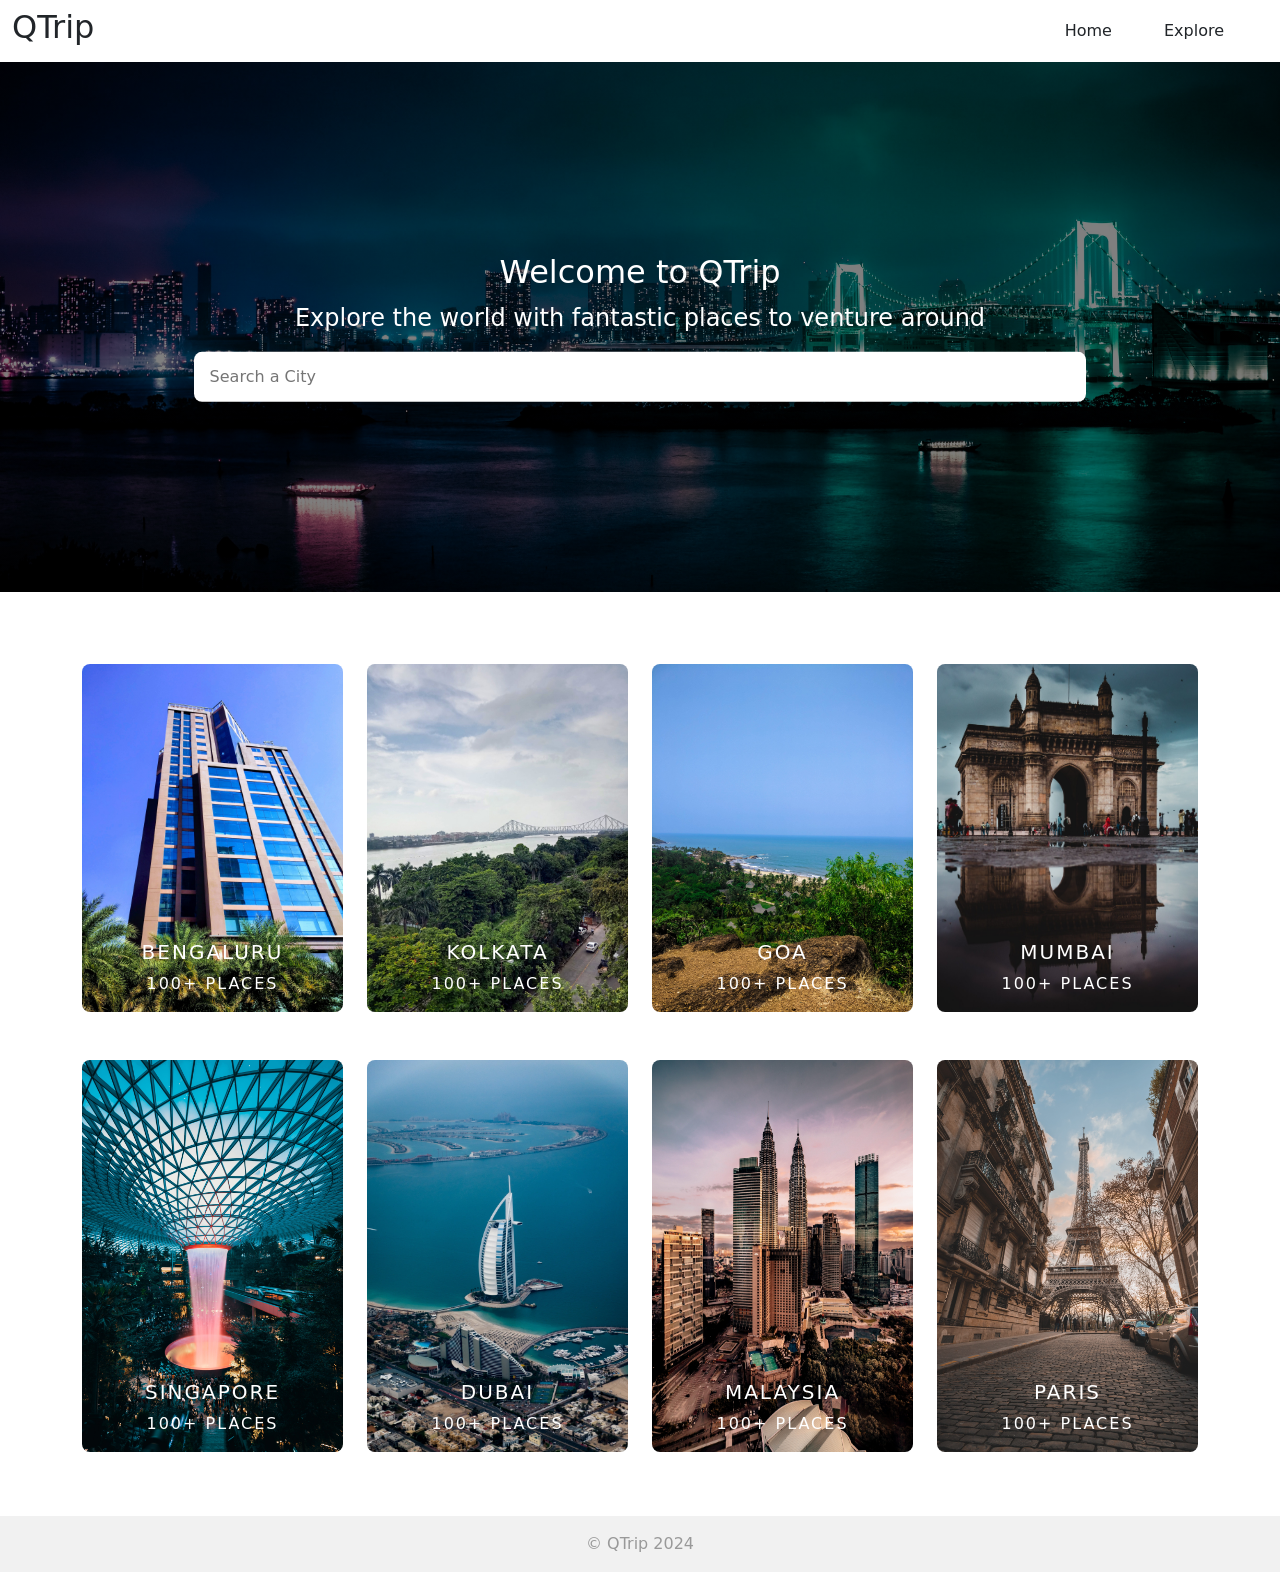
<file: index.html>
<!DOCTYPE html>
<html lang="en">

<head>
  <meta charset="UTF-8" />
  <meta name="viewport" content="width=device-width, initial-scale=1.0" />
  <title>QTrip</title>
  <link rel="stylesheet" href="css/styles.css" />
  <link href="https://cdn.jsdelivr.net/npm/bootstrap@5.3.3/dist/css/bootstrap.min.css" rel="stylesheet"
    integrity="sha384-QWTKZyjpPEjISv5WaRU9OFeRpok6YctnYmDr5pNlyT2bRjXh0JMhjY6hW+ALEwIH" crossorigin="anonymous" />


</head>

<body>


  <nav class="navbar navbar-light navbar-expand-sm">
    <div class="container-fluid">
      <h2>QTrip</h2>
      <button class="navbar-toggler" type="button" data-bs-toggle="collapse" data-bs-target="#navbarItems">
        <span class="navbar-toggler-icon"></span>
      </button>
      <div class="navbar-collapse collapse justify-content-end" id="navbarItems">
        <ul class="navbar-nav">
          <li class="nav-item"><a class="nav-link" href="#">Home</a></li>
          <li class="nav-item">
            <a class="nav-link" href="pages/index.html">Explore</a>
          </li>
        </ul>
      </div>
    </div>
  </nav>



  <div class="hero-image hero-d-flex text-white justify-content-center">
    <div class="d-flex flex-column align-items-center container" id="hero-content">
      <h2>Welcome to QTrip</h2>
      <p class="hero-subheading">Explore the world with fantastic places to venture around</p>
      <input class="hero-input" type="text" placeholder="Search a City" />
    </div>
  </div>

  <div class="container text-center mt-5">
    <div class="row ">
      <div class="col-sm-6 col-lg-3 my-4 ">
        <a href="pages/">
          <div class="tile">
            <img src="assets/bengaluru.jpg">
            <div class="tile-text text-center text-white">
              <h5>Bengaluru</h5>
              <p>100+ places</p>
            </div>
          </div>
        </a>
      </div>
      <div class="col-sm-6 col-lg-3 my-4 ">
        <div class="tile">
          <img src="assets/kolkata.jpg">
          <div class="tile-text text-center text-white">
            <h5>Kolkata</h5>
            <p>100+ places</p>
          </div>
        </div>
      </div>
      <div class="col-sm-6 col-lg-3 my-4 ">
        <div class="tile">
          <img src="assets/goa.jpg">
          <div class="tile-text text-center text-white">
            <h5>Goa</h5>
            <p>100+ places</p>
          </div>
        </div>
      </div>
      <div class="col-sm-6 col-lg-3 my-4 ">
        <div class="tile">
          <img src="assets/mumbai.jpg">
          <div class="tile-text text-center text-white">
            <h5>Mumbai</h5>
            <p>100+ places</p>
          </div>
        </div>
      </div>
      <div class="col-sm-6 col-lg-3 my-4 ">
        <div class="tile">
          <img src="assets/singapore.jpg">
          <div class="tile-text text-center text-white">
            <h5>Singapore</h5>
            <p>100+ places</p>
          </div>
        </div>
      </div>
      <div class="col-sm-6 col-lg-3 my-4 ">
        <div class="tile">
          <img src="assets/dubai.jpg">
          <div class="tile-text text-center text-white">
            <h5>Dubai</h5>
            <p>100+ places</p>
          </div>
        </div>
      </div>
      <div class="col-sm-6 col-lg-3 my-4 ">
        <div class="tile">
          <img src="assets/malaysia.jpg">
          <div class="tile-text text-center text-white">
            <h5>Malaysia</h5>
            <p>100+ places</p>
          </div>
        </div>
      </div>
      <div class="col-sm-6 col-lg-3 my-4 ">
        <div class="tile">
          <img src="assets/paris.jpg">
          <div class="tile-text text-center text-white">
            <h5>Paris</h5>
            <p>100+ places</p>
          </div>
        </div>
      </div>
    </div>
  </div>


  </div>

  <footer>
    <div class="container">© QTrip 2024</div>
  </footer>

  <script src="https://cdn.jsdelivr.net/npm/bootstrap@5.3.3/dist/js/bootstrap.bundle.min.js"
    integrity="sha384-YvpcrYf0tY3lHB60NNkmXc5s9fDVZLESaAA55NDzOxhy9GkcIdslK1eN7N6jIeHz"
    crossorigin="anonymous"></script>

</body>

</html>
</file>
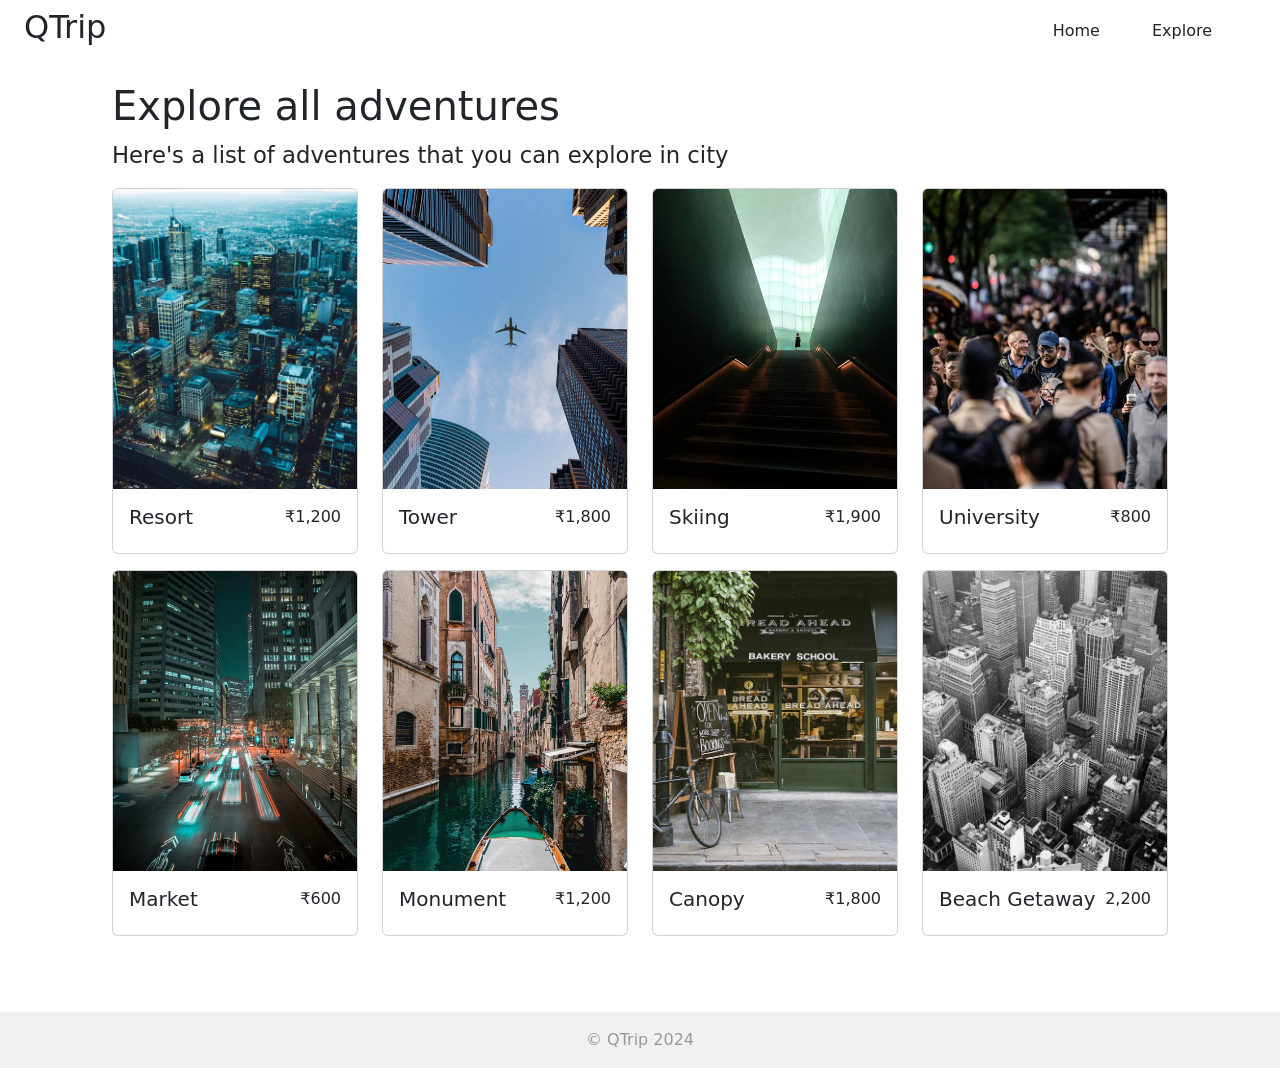
<file: pages/index.html>
<!DOCTYPE html>
<html lang="en">
  <head>
    <meta charset="UTF-8" />
    <meta name="viewport" content="width=device-width, initial-scale=1.0" />
    <title>QTrip Adventures</title>
    <link rel="stylesheet" href="../css/styles.css" />
    <link
      href="https://cdn.jsdelivr.net/npm/bootstrap@5.0.2/dist/css/bootstrap.min.css"
      rel="stylesheet"
      integrity="sha384-EVSTQN3/azprG1Anm3QDgpJLIm9Nao0Yz1ztcQTwFspd3yD65VohhpuuCOmLASjC"
      crossorigin="anonymous"
    />
  </head>

  <body>
    <div class="container-fluid">
      <header>
        <nav class="navbar navbar-light navbar-expand-sm">
          <div class="container-fluid">
            <h2>QTrip</h2>
            <button
              class="navbar-toggler"
              type="button"
              data-bs-toggle="collapse"
              data-bs-target="#navbarItems"
            >
              <span class="navbar-toggler-icon"></span>
            </button>
            <div
              class="navbar-collapse collapse justify-content-end"
              id="navbarItems"
            >
              <ul class="navbar-nav">
                <li class="nav-item">
                  <a class="nav-link" href="../index.html">Home</a>
                </li>
                <li class="nav-item">
                  <a class="nav-link" href="#">Explore</a>
                </li>
              </ul>
            </div>
          </div>
        </nav>
      </header>

      <div class="content">
        <h1>Explore all adventures</h1>
        <p style="font-size: 1.42rem">
          Here's a list of adventures that you can explore in city
        </p>
        <div class="row">
          <div class="col-6 col-lg-3 mb-3">
            <a href="resort/index.html">
              <div class="card adventure-card">
                <img
                  src="../../assets/adventures/resort.jpg"
                  class="card-img-top"
                  alt="..."
                />
                <div
                  class="card-body d-md-flex text-center justify-content-between"
                >
                  <h5 class="card-title">Resort</h5>
                  <p class="card-text">₹1,200</p>
                </div>
              </div>
            </a>
          </div>
          <div class="col-6 col-lg-3 mb-3">
            <a href="#">
              <div class="card adventure-card">
                <img
                  src="../../assets/adventures/tower.jpg"
                  class="card-img-top"
                  alt="..."
                />
                <div
                  class="card-body d-md-flex text-center justify-content-between"
                >
                  <h5 class="card-title">Tower</h5>
                  <p class="card-text">₹1,800</p>
                </div>
              </div>
            </a>
          </div>
          <div class="col-6 col-lg-3 mb-3">
            <a href="#">
              <div class="card adventure-card">
                <img
                  src="../../assets/adventures/mount.jpg"
                  class="card-img-top img-fluid"
                  alt="..."
                />
                <div
                  class="card-body d-md-flex text-center justify-content-between"
                >
                  <h5 class="card-title">Skiing</h5>
                  <p class="card-text">₹1,900</p>
                </div>
              </div>
            </a>
          </div>
          <div class="col-6 col-lg-3 mb-3">
            <a href="#">
              <div class="card adventure-card">
                <img
                  src="../../assets/adventures/university.jpg"
                  class="card-img-top img-fluid"
                  alt="..."
                />
                <div
                  class="card-body d-md-flex text-center justify-content-between"
                >
                  <h5 class="card-title">University</h5>
                  <p class="card-text">₹800</p>
                </div>
              </div>
            </a>
          </div>
          <div class="col-6 col-lg-3 mb-3">
            <a href="#">
              <div class="card adventure-card">
                <img
                  src="../../assets/adventures/market.jpg"
                  class="card-img-top img-fluid"
                  alt="..."
                />
                <div
                  class="card-body d-md-flex text-center justify-content-between"
                >
                  <h5 class="card-title">Market</h5>
                  <p class="card-text">₹600</p>
                </div>
              </div>
            </a>
          </div>
          <div class="col-6 col-lg-3 mb-3">
            <a href="#">
              <div class="card adventure-card">
                <img
                  src="../../assets/adventures/church.jpg"
                  class="card-img-top img-fluid"
                  alt="..."
                />
                <div
                  class="card-body d-md-flex text-center justify-content-between"
                >
                  <h5 class="card-title">Monument</h5>
                  <p class="card-text">₹1,200</p>
                </div>
              </div>
            </a>
          </div>
          <div class="col-6 col-lg-3 mb-3">
            <a href="#">
              <div class="card adventure-card">
                <img
                  src="../../assets/adventures/canopy.jpg"
                  class="card-img-top img-fluid"
                  alt="..."
                />
                <div
                  class="card-body d-md-flex text-center justify-content-between"
                >
                  <h5 class="card-title">Canopy</h5>
                  <p class="card-text">₹1,800</p>
                </div>
              </div>
            </a>
          </div>
          <div class="col-6 col-lg-3 mb-3">
            <a href="#">
              <div class="card adventure-card">
                <img
                  src="../../assets/adventures/beachside.jpg"
                  class="card-img-top img-fluid"
                  alt="..."
                />
                <div
                  class="card-body d-md-flex text-center justify-content-between"
                >
                  <h5 class="card-title">Beach Getaway</h5>
                  <p class="card-text">2,200</p>
                </div>
              </div>
            </a>
          </div>
        </div>
      </div>
    </div>

    <footer>
      <div class="container">© QTrip 2024</div>
    </footer>

    <script
      src="https://cdn.jsdelivr.net/npm/bootstrap@5.0.2/dist/js/bootstrap.bundle.min.js"
      integrity="sha384-MrcW6ZMFYlzcLA8Nl+NtUVF0sA7MsXsP1UyJoMp4YLEuNSfAP+JcXn/tWtIaxVXM"
      crossorigin="anonymous"
    ></script>
  </body>
</html>
</file>
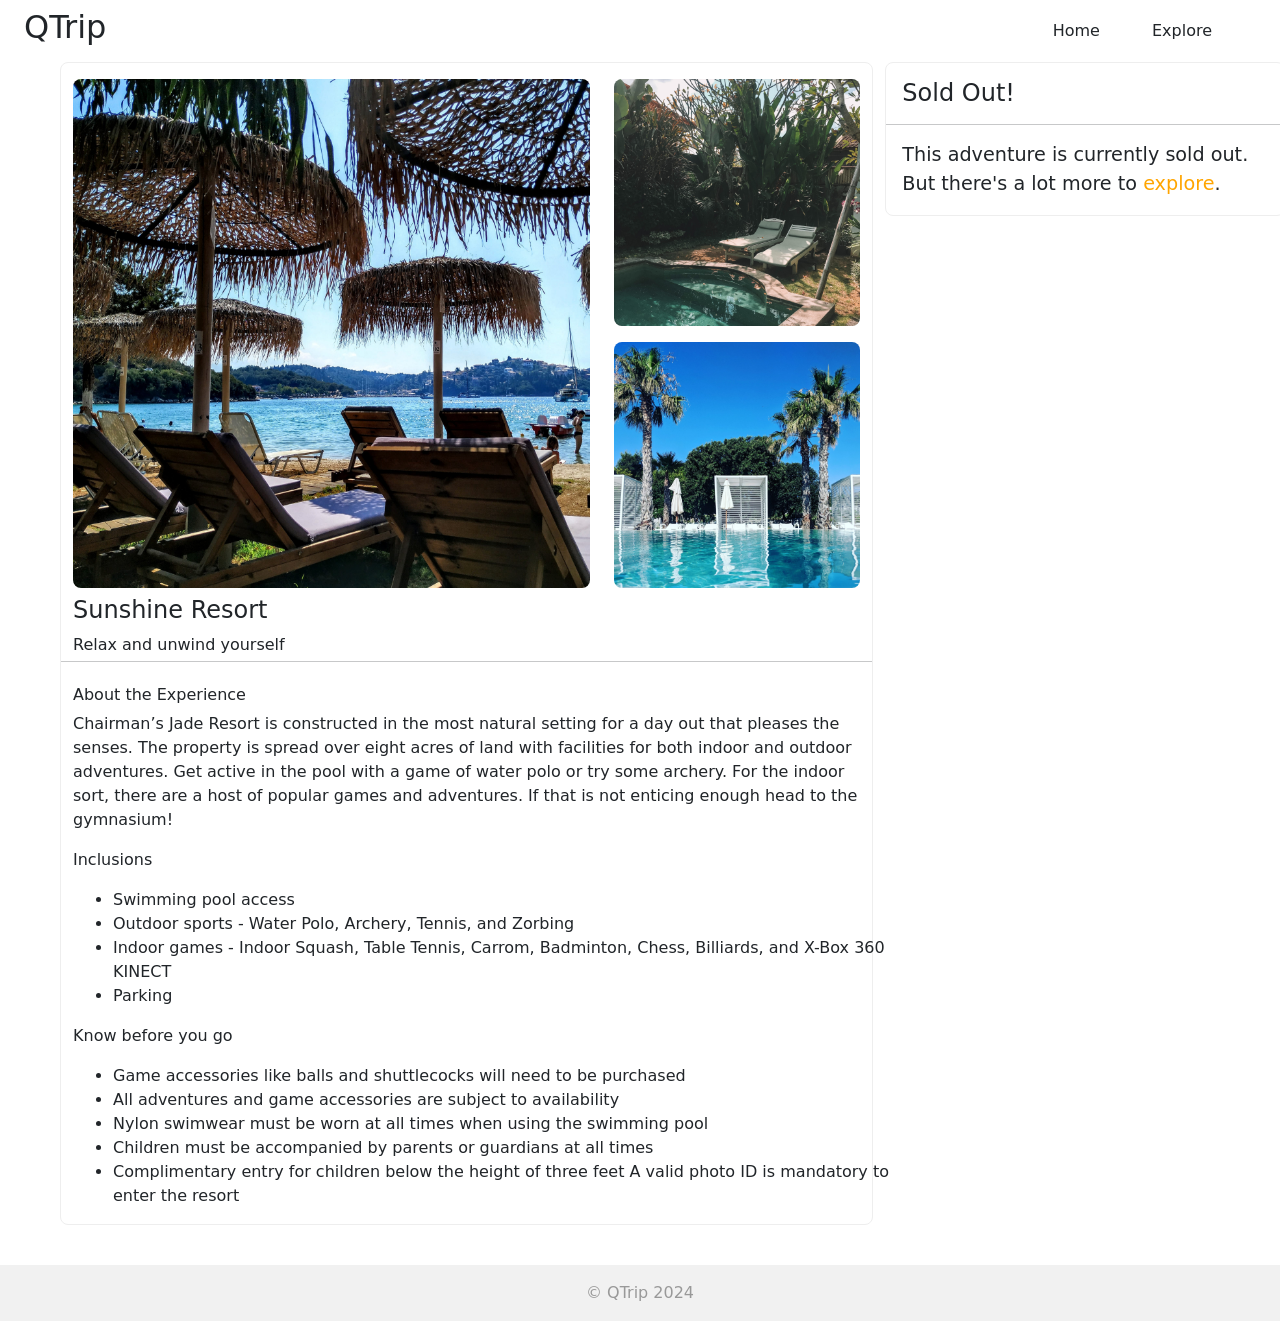
<file: pages/resort/index.html>
<!DOCTYPE html>
<html lang="en">
  <head>
    <meta charset="UTF-8" />
    <meta name="viewport" content="width=device-width, initial-scale=1.0" />
    <title>QTrip Adventure Detail</title>
    <link rel="stylesheet" href="../../../css/styles.css" />
    <link
      href="https://cdn.jsdelivr.net/npm/bootstrap@5.0.2/dist/css/bootstrap.min.css"
      rel="stylesheet"
      integrity="sha384-EVSTQN3/azprG1Anm3QDgpJLIm9Nao0Yz1ztcQTwFspd3yD65VohhpuuCOmLASjC"
      crossorigin="anonymous"
    />
  </head>

  <body>
    <div class="container-fluid">
      <nav class="navbar navbar-light navbar-expand-sm">
        <div class="container-fluid">
          <h2>QTrip</h2>
          <button
            class="navbar-toggler"
            type="button"
            data-bs-toggle="collapse"
            data-bs-target="#navbarItems"
          >
            <span class="navbar-toggler-icon"></span>
          </button>
          <div
            class="navbar-collapse collapse justify-content-end"
            id="navbarItems"
          >
            <ul class="navbar-nav">
              <li class="nav-item">
                <a class="nav-link" href="../../index.html">Home</a>
              </li>
              <li class="nav-item">
                <a class="nav-link" href="../index.html">Explore</a>
              </li>
            </ul>
          </div>
        </div>
      </nav>

      <div class="row ms-5">
        <div
          class="col-xl-8 col-12"
          style="border: 1px solid #eee; border-radius: 8px"
        >
          <div class="row align-items-stretch">
            <div class="col-xl-8 mt-3 tran">
              <img
                src="../../../assets/adventures/resort/resort1.jpg"
                alt=""
                class="img-fluid h-100 transition-effect"
              />
            </div>
            <div class="col-xl-4 d-flex flex-column justify-content-between">
              <div class="mt-3 tran">
                <img
                  src="../../../assets/adventures/resort/resort2.jpg"
                  alt=""
                  class="img-fluid d-none d-lg-block transition-effect"
                />
              </div>
              <div class="mt-3 tran">
                <img
                  src="../../../assets/adventures/resort/resort3.jpg"
                  alt=""
                  class="img-fluid d-none d-lg-block transition-effect"
                />
              </div>
            </div>
          </div>

          <div class="row">
            <h4 class="mt-2">Sunshine Resort</h4>
            <p class="font-weight: lighter mb-1">Relax and unwind yourself</p>
            <hr />
            <br />
            <h6>About the Experience</h6>
            <p>
              Chairman’s Jade Resort is constructed in the most natural setting
              for a day out that pleases the senses. The property is spread over
              eight acres of land with facilities for both indoor and outdoor
              adventures. Get active in the pool with a game of water polo or
              try some archery. For the indoor sort, there are a host of popular
              games and adventures. If that is not enticing enough head to the
              gymnasium!
            </p>
            <br />
            <p>Inclusions</p>
            <ul style="margin-left: 2.5rem">
              <li>Swimming pool access</li>
              <li>Outdoor sports - Water Polo, Archery, Tennis, and Zorbing</li>
              <li>
                Indoor games - Indoor Squash, Table Tennis, Carrom, Badminton,
                Chess, Billiards, and X-Box 360 KINECT
              </li>
              <li>Parking</li>
            </ul>
            <br />
            <p>Know before you go</p>
            <ul style="margin-left: 2.5rem">
              <li>
                Game accessories like balls and shuttlecocks will need to be
                purchased
              </li>
              <li>
                All adventures and game accessories are subject to availability
              </li>
              <li>
                Nylon swimwear must be worn at all times when using the swimming
                pool
              </li>
              <li>
                Children must be accompanied by parents or guardians at all
                times
              </li>
              <li>
                Complimentary entry for children below the height of three feet
                A valid photo ID is mandatory to enter the resort
              </li>
            </ul>
          </div>
        </div>
        <div class="col-xl-4 col-12">
          <div class="sold-out-card">
          <h4 class="mt-3 ps-3">Sold Out!</h4>
          <hr/>
          <p style="font-size: 1.2rem" class="ps-3">
            This adventure is currently sold out. But there's a lot more to
            <span class="explore"><a href="../index.html">explore</a></span
            >.
          </p>
        </div>
        </div>
      </div>
    </div>
    <footer>
      <div class="container">© QTrip 2024</div>
    </footer>

    <script
      src="https://cdn.jsdelivr.net/npm/bootstrap@5.0.2/dist/js/bootstrap.bundle.min.js"
      integrity="sha384-MrcW6ZMFYlzcLA8Nl+NtUVF0sA7MsXsP1UyJoMp4YLEuNSfAP+JcXn/tWtIaxVXM"
      crossorigin="anonymous"
    ></script>
  </body>
</html>
</file>
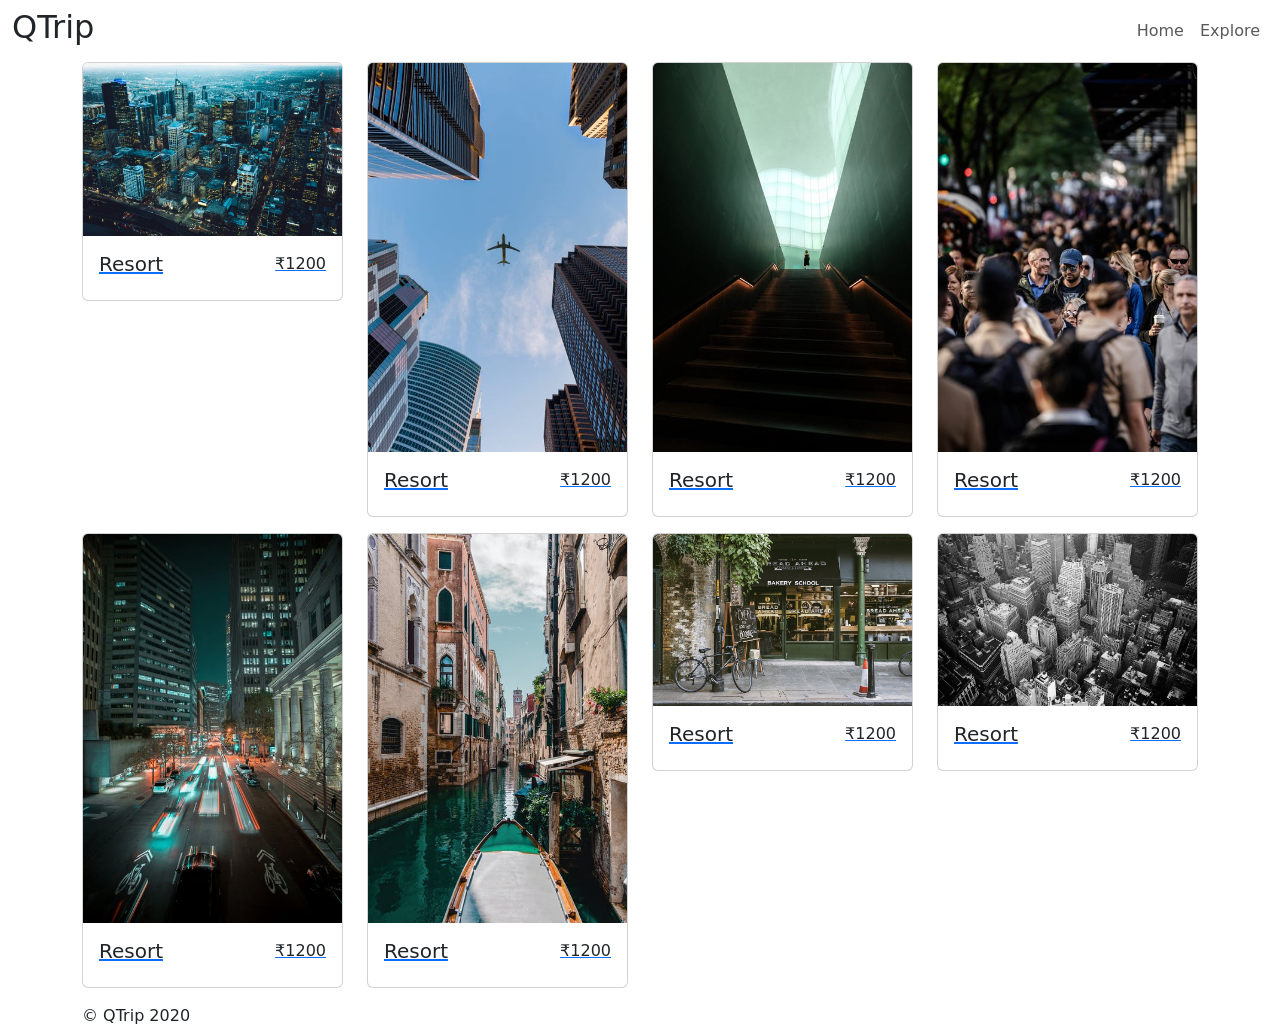
<file: hello1.html>
<!DOCTYPE html>
<html lang="en">

<head>
  <meta charset="UTF-8" />
  <meta name="viewport" content="width=device-width, initial-scale=1.0" />
  <title>QTrip Adventures</title>
 
  <link href="https://cdn.jsdelivr.net/npm/bootstrap@5.0.2/dist/css/bootstrap.min.css" rel="stylesheet" integrity="sha384-EVSTQN3/azprG1Anm3QDgpJLIm9Nao0Yz1ztcQTwFspd3yD65VohhpuuCOmLASjC" crossorigin="anonymous">
<style>
  // File: css/styles.css
  .adventure-card {
    height: 20rem;
    border-radius: 8px;
  }
  .adventure-card img {
    width: 100%;
    height: 100%;
    object-fit: cover;
    transition: 0.2s all;
  }
  .adventure-card img:hover {
    filter: brightness(50%);
  }</style>
</head>

<body>
  <header>
    <nav class="navbar navbar-light navbar-expand-sm">
      <div class="container-fluid">
        <h2>QTrip</h2>
        <button
          class="navbar-toggler"
          type="button"
          data-bs-toggle="collapse"
          data-bs-target="#navbarItems"
        >
          <span class="navbar-toggler-icon"></span>
        </button>
        <div
          class="navbar-collapse collapse justify-content-end"
          id="navbarItems"
        >
          <ul class="navbar-nav">
            <li class="nav-item"><a class="nav-link" href="!#">Home</a></li>
            <li class="nav-item">
              <a class="nav-link" href="pages/index.html">Explore</a>
            </li>
          </ul>
        </div>
      </div>
    </nav>
  </header>

  <div class="container">
    <div class="content">

      

<div class="row">
  <div class="col-6 col-lg-3 mb-3">
    <a href="resort/">
      <div class="card adventure-card">
        <img src="../../assets/adventures/resort.jpg" class="card-img-top" alt="..." />
        <div class="card-body  text-center d-md-flex justify-content-between">
          <h5 class="card-title">Resort</h5>
          <p class="card-text">₹1200</p>
        </div>
      </div>
    </a>
  </div>
  <!-- More cards -->
  <div class="col-6 col-lg-3 mb-3">
    <a href="resort/">
      <div class="card adventure-card">
        <img src="../../assets/adventures/tower.jpg" class="card-img-top" alt="..." />
        <div class="card-body  text-center d-md-flex justify-content-between">
          <h5 class="card-title">Resort</h5>
          <p class="card-text">₹1200</p>
        </div>
      </div>
    </a>
  </div>
  <div class="col-6 col-lg-3 mb-3">
    <a href="resort/">
      <div class="card adventure-card">
        <img src="../../assets/adventures/mount.jpg" class="card-img-top" alt="..." />
        <div class="card-body  text-center d-md-flex justify-content-between">
          <h5 class="card-title">Resort</h5>
          <p class="card-text">₹1200</p>
        </div>
      </div>
    </a>
  </div>
  <div class="col-6 col-lg-3 mb-3">
    <a href="resort/">
      <div class="card adventure-card">
        <img src="../../assets/adventures/university.jpg" class="card-img-top" alt="..." />
        <div class="card-body  text-center d-md-flex justify-content-between">
          <h5 class="card-title">Resort</h5>
          <p class="card-text">₹1200</p>
        </div>
      </div>
    </a>
  </div>
  <div class="col-6 col-lg-3 mb-3">
    <a href="resort/">
      <div class="card adventure-card">
        <img src="../../assets/adventures/market.jpg" class="card-img-top" alt="..." />
        <div class="card-body  text-center d-md-flex justify-content-between">
          <h5 class="card-title">Resort</h5>
          <p class="card-text">₹1200</p>
        </div>
      </div>
    </a>
  </div>
  <div class="col-6 col-lg-3 mb-3">
    <a href="resort/">
      <div class="card adventure-card">
        <img src="../../assets/adventures/church.jpg" class="card-img-top" alt="..." />
        <div class="card-body  text-center d-md-flex justify-content-between">
          <h5 class="card-title">Resort</h5>
          <p class="card-text">₹1200</p>
        </div>
      </div>
    </a>
  </div>
  <div class="col-6 col-lg-3 mb-3">
    <a href="resort/">
      <div class="card adventure-card">
        <img src="../../assets/adventures/canopy.jpg" class="card-img-top" alt="..." />
        <div class="card-body  text-center d-md-flex justify-content-between">
          <h5 class="card-title">Resort</h5>
          <p class="card-text">₹1200</p>
        </div>
      </div>
    </a>
  </div>
  <div class="col-6 col-lg-3 mb-3">
    <a href="resort/">
      <div class="card adventure-card">
        <img src="../../assets/adventures/beachside.jpg" class="card-img-top" alt="..." />
        <div class="card-body  text-center d-md-flex justify-content-between">
          <h5 class="card-title">Resort</h5>
          <p class="card-text">₹1200</p>
        </div>
      </div>
    </a>
  </div>
</div>
    </div>
  </div>

  <footer>
    <div class="container">© QTrip 2020</div>
  </footer>
  
  <script
    src="https://cdn.jsdelivr.net/npm/bootstrap@5.0.2/dist/js/bootstrap.bundle.min.js"
    integrity="sha384-MrcW6ZMFYlzcLA8Nl+NtUVF0sA7MsXsP1UyJoMp4YLEuNSfAP+JcXn/tWtIaxVXM"
    crossorigin="anonymous"
  ></script>
</body>

</html>
</file>
<file: css/styles.css>
* {
  margin: 0px;
  padding: 0px;
}
html,
body {
  position: relative;
}

body {
  overflow-y: auto;
  min-height: 100vh;
}
textarea:focus,
input:focus {
  outline: none;
}
a {
  color: inherit !important;
  text-decoration: none !important;
}
footer {
  background: #f1f1f1;
  width: 100%;
  padding: 16px 0px;
  color: #999;
  vertical-align: bottom;
  margin-top: 40px;
  text-align: center;
}

.banner {
  height: 500px;
  width: 100%;
  background: #999;
  margin: 20px 0px;
}

.content {
  padding: 20px 6.25rem;
}

/* ================================== */
/* Layout page CSS */
/* ================================== */

.tile {
  height: 100%;
  width: 100%;
  display: flex;
  flex-direction: column;
  align-items: center;
  justify-content: end;
  border-radius: 8px;
  overflow: hidden;
}
.tile img {
  width: 100%;
  height: 100%;
  transition: all 0.2s;
}
.tile img:hover {
  filter: brightness(50%);
  transform: scale(1.1);
}

/* .tile2 {
  transition: all 0.2s;
}
.tile2:hover {
  filter: brightness(50%);
  transform: scale(1.1);
} */

.tile-text {
  position: absolute;
  z-index: 1;
  text-transform: uppercase;
  letter-spacing: 2px;
  color: white;
  pointer-events: none;
}

.hero-image {
  /* Use "linear-gradient" to add a darken background effect to the image (photographer.jpg). This will make the text easier to read */
  background-image: linear-gradient(rgba(0, 0, 0, 0.5), rgba(0, 0, 0, 0.5)),
    url("/assets/hero.jpg");
  height: 33.125rem;
  background-position: center;
  background-repeat: no-repeat;
  background-size: cover;
  position: relative;
}

#hero-content {
  top: 50%;
  left: 50%;
  position: absolute;
  transform: translate(-50%, -50%);
  width: 100%;
}

.hero-subheading {
  font-size: 24px;
  font-weight: 100;
}
.hero-input {
  width: 80%;
  height: 50px;
  padding: 16px;
  border-radius: 8px;
  border: none;
}

.nav-link {
  margin-right: 36px;
}

/* ================================== */
/* Adventures grid page CSS */
/* ================================== */

.adventure-card {
  height: auto;
  border-radius: 8px;
}

.adventure-card img {
  width: 100%;
  height: 18.75rem;
  object-fit: cover;
  transition: 0.2s all;
}
.adventure-card img:hover {
  filter: brightness(50%);
}
img {
  vertical-align: middle;
  border-style: none;
  overflow: hidden;
}

/* ================================== */
/* Adventure details page CSS */
/* ================================== */

.transition-effect {
  transition: all 0.2s;
  border-radius: 8px;
}

.transition-effect:hover {
  filter: brightness(50%);
}

.explore {
  color: orange;
  text-decoration: none;
}

.sold-out-card {
  border: 1px solid #eee;
  height: fit-content;
  width: 400px !important;
  left: 70%;
  border-radius: 8px;
}


.experience-content ul li {
  margin-left: 16px;
  padding: 0;
}

@media only screen and (min-width: 768px) {
  /* For desktops phones: */
  #reservation {
    width: 400px;
    position: fixed;
  }
}
</file>
